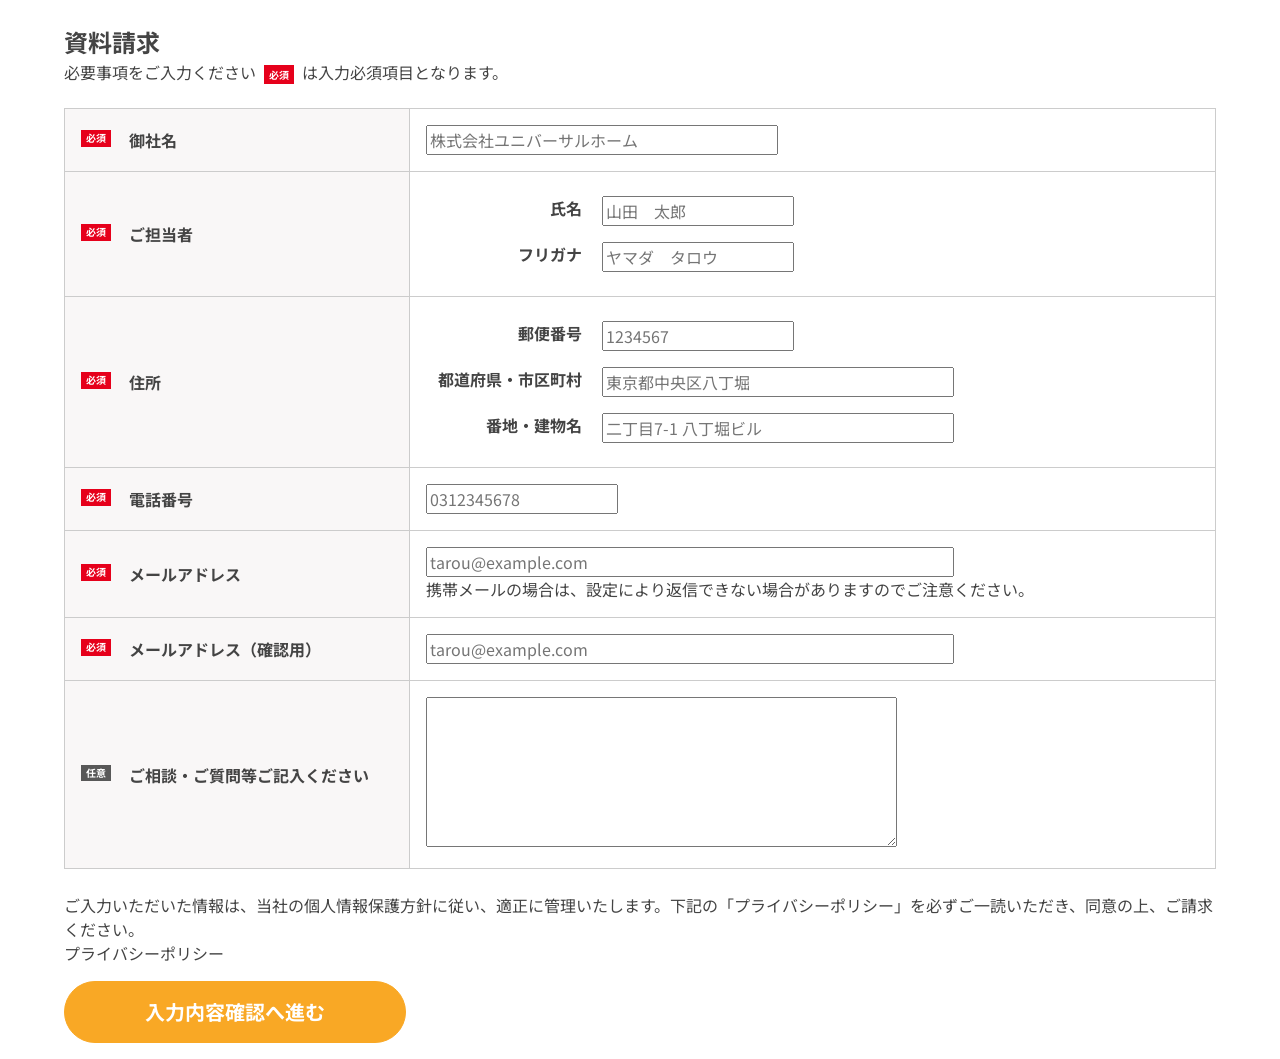
<file: form01.html>
<!doctype html>
<html lang="ja">
    <head>
        <meta charset="UTF-8">
        <meta name="viewport" content="width=device-width, initial-scale=1.0">
        <title>注文住宅FC加盟募集 | ユニバーサルホーム</title>
        <meta name="description" content="ユニバーサルホームFC加盟法人募集。商品力・ブランド力・本部支援により、地域工務店・建設会社の注文住宅事業を支援します。資料請求・個別相談はこちら。">
        <meta property="og:locale" content="ja_JP">
        <meta property="og:title" content="ユニバーサルホームFC加盟法人募集 | 注文住宅事業の成長を支援">
        <meta property="og:description" content="単独経営から、補い合う経営へ。ユニバーサルホームのFCモデルで、地域に選ばれる注文住宅事業へ。">
        <meta property="og:type" content="website">
        <!--// 以下、本番アップ時に置換必須 //-->
        <meta property="og:url" content="https://www.universalhome-fcpartner.co.jp/">
        <meta property="og:image" content="https://www.universalhome-fcpartner.co.jp/img/ogp.jpg">
        <!--// 以上 //-->
        <meta property="og:site_name" content="ユニバーサルホーム FC加盟法人募集">
        <meta name="twitter:card" content="summary_large_image">
        <link rel="icon" href="/favicon.ico" type="image/x-icon">
        <link rel="stylesheet" href="./css/reset.min.css">
        <link rel="stylesheet" href="./css/style.css">
        <link rel="stylesheet" href="./css/contact.css">
        <link rel="stylesheet" href="./css/catalog.css">
        <link rel="preconnect" href="https://fonts.googleapis.com">
        <link rel="preconnect" href="https://fonts.gstatic.com" crossorigin>
        <link href="https://fonts.googleapis.com/css2?family=Noto+Sans+JP:wght@200;400;700;900&display=swap" rel="stylesheet">
        <link href="https://fonts.googleapis.com/css2?family=Noto+Serif+JP:wght@200;400;700&display=swap" rel="stylesheet">
    </head>

    <body>
        <section class="form">
            <!--// 以下、本番アップ時に置換必須 //-->
            <form action="" method="post">
            <!--// 以上 //-->
                <div class="form__body">
                    <h2 class="form__title">資料請求</h2>
                    <p class="form__description">必要事項をご入力ください<span class="required__fields">必須</span>は入力必須項目となります。</p>
                    <div class="formTable">
                        <table class="entryFormTable">
                            <tbody>
                                <tr>
                                    <th><span class="must">御社名</span></th>
                                    <td><input type="text" class="wMiddle" name="name" placeholder="株式会社ユニバーサルホーム" required></td>
                                </tr>
                                <tr>
                                    <th><span class="must">ご担当者</span></th>
                                    <td>
                                        <dl>
                                            <dt>氏名</dt>
                                            <dd><input type="text" class="wShort" name="name" id="name" placeholder="山田　太郎" required></dd>
                                            <dt>フリガナ</dt>
                                            <dd><input type="text" class="wShort" name="rubi" id="rubi" placeholder="ヤマダ　タロウ" required></dd>
                                        </dl>
                                    </td>
                                </tr>
                                <tr>
                                    <th><span class="must">住所</span></th>
                                    <td>
                                        <dl>
                                            <dt>郵便番号</dt>
                                            <dd><input type="text" class="wShort" name="zipcode" id="zipcode" placeholder="1234567" required></dd>
                                            <dt>都道府県・市区町村</dt>
                                            <dd><input type="text" class="wMiddle" name="pref" id="pref" placeholder="東京都中央区八丁堀" required></dd>
                                            <dt>番地・建物名</dt>
                                            <dd><input type="text" class="wMiddle" name="address" id="address" placeholder="二丁目7-1 八丁堀ビル" required></dd>
                                        </dl>
                                    </td>
                                </tr>
                                <tr>
                                    <th><span class="must">電話番号</span></th>
                                    <td><input type="text" class="wShort" name="tel" id="tel" placeholder="0312345678" required></td>
                                </tr>
                                <tr>
                                    <th><span class="must">メールアドレス</span></th>
                                    <td><input type="email" class="wLong imeDis" name="mail01" id="mail01" placeholder="tarou@example.com" required><p>携帯メールの場合は、設定により返信できない場合がありますのでご注意ください。</p></td>
                                </tr>
                                <tr>
                                    <th><span class="must">メールアドレス（確認用）</span></th>
                                    <td><input type="email" class="wLong imeDis" name="mail02" id="mail02" placeholder="tarou@example.com" required></td>
                                </tr>
                                <tr>
                                    <th><span class="optional">ご相談・ご質問等ご記入ください </span></th>
                                    <td><textarea name="message" id="message" rows="6" cols="50"></textarea></td>
                                </tr>
                            </tbody>
                        </table>
                    </div>
                    <div class="privacyCheck">
                        <p>ご入力いただいた情報は、当社の個人情報保護方針に従い、適正に管理いたします。下記の「プライバシーポリシー」を必ずご一読いただき、同意の上、ご請求ください。</p>
                        <p><a href="/privacy/" target="_blank">プライバシーポリシー</a></p>
                        <input type="submit" value="入力内容確認へ進む" id="btnSubmit" class="rollalpha">
                    </div>
            </form>
        </section>
    </body>
</html>
</file>
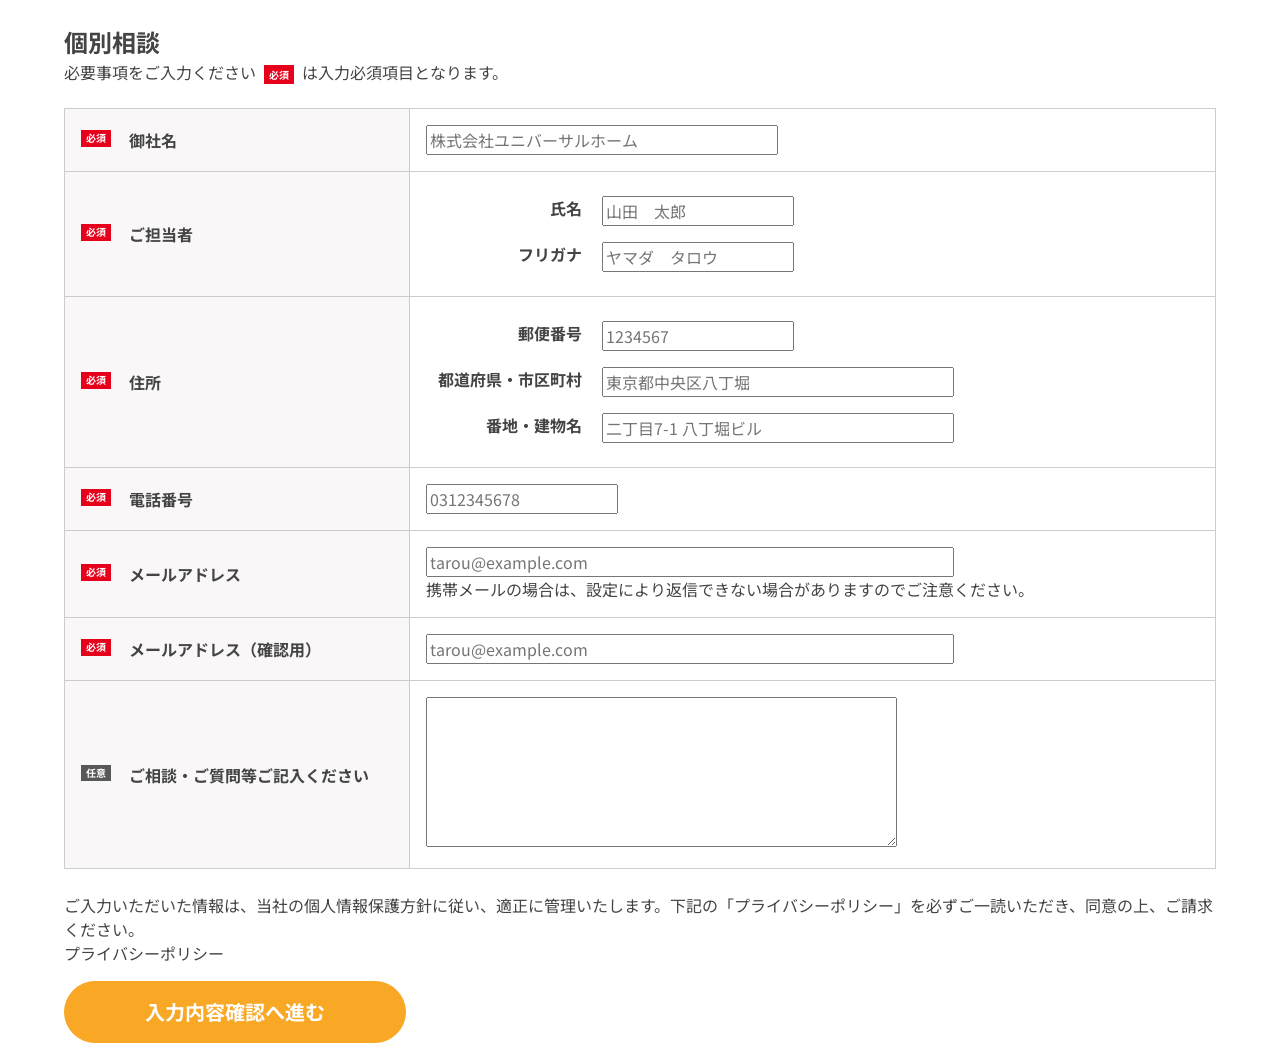
<file: form02.html>
<!doctype html>
<html lang="ja">
    <head>
        <meta charset="UTF-8">
        <meta name="viewport" content="width=device-width, initial-scale=1.0">
        <title>注文住宅FC加盟募集 | ユニバーサルホーム</title>
        <meta name="description" content="ユニバーサルホームFC加盟法人募集。商品力・ブランド力・本部支援により、地域工務店・建設会社の注文住宅事業を支援します。資料請求・個別相談はこちら。">
        <meta property="og:locale" content="ja_JP">
        <meta property="og:title" content="ユニバーサルホームFC加盟法人募集 | 注文住宅事業の成長を支援">
        <meta property="og:description" content="単独経営から、補い合う経営へ。ユニバーサルホームのFCモデルで、地域に選ばれる注文住宅事業へ。">
        <meta property="og:type" content="website">
        <!--// 以下、本番アップ時に置換必須 //-->
        <meta property="og:url" content="https://www.universalhome-fcpartner.co.jp/">
        <meta property="og:image" content="https://www.universalhome-fcpartner.co.jp/img/ogp.jpg">
        <!--// 以上 //-->
        <meta property="og:site_name" content="ユニバーサルホーム FC加盟法人募集">
        <meta name="twitter:card" content="summary_large_image">
        <link rel="icon" href="/favicon.ico" type="image/x-icon">
        <link rel="stylesheet" href="./css/reset.min.css">
        <link rel="stylesheet" href="./css/style.css">
        <link rel="stylesheet" href="./css/contact.css">
        <link rel="stylesheet" href="./css/catalog.css">
        <link rel="preconnect" href="https://fonts.googleapis.com">
        <link rel="preconnect" href="https://fonts.gstatic.com" crossorigin>
        <link href="https://fonts.googleapis.com/css2?family=Noto+Sans+JP:wght@200;400;700;900&display=swap" rel="stylesheet">
        <link href="https://fonts.googleapis.com/css2?family=Noto+Serif+JP:wght@200;400;700&display=swap" rel="stylesheet">
    </head>

    <body>
        <section class="form">
            <!--// 以下、本番アップ時に置換必須 //-->
            <form action="" method="post">
            <!--// 以上 //-->
                <div class="form__body">
                    <h2 class="form__title">個別相談</h2>
                    <p class="form__description">必要事項をご入力ください<span class="required__fields">必須</span>は入力必須項目となります。</p>
                    <div class="formTable">
                        <table class="entryFormTable">
                            <tbody>
                                <tr>
                                    <th><span class="must">御社名</span></th>
                                    <td><input type="text" class="wMiddle" name="name" placeholder="株式会社ユニバーサルホーム" required></td>
                                </tr>
                                <tr>
                                    <th><span class="must">ご担当者</span></th>
                                    <td>
                                        <dl>
                                            <dt>氏名</dt>
                                            <dd><input type="text" class="wShort" name="name" id="name" placeholder="山田　太郎" required></dd>
                                            <dt>フリガナ</dt>
                                            <dd><input type="text" class="wShort" name="rubi" id="rubi" placeholder="ヤマダ　タロウ" required></dd>
                                        </dl>
                                    </td>
                                </tr>
                                <tr>
                                    <th><span class="must">住所</span></th>
                                    <td>
                                        <dl>
                                            <dt>郵便番号</dt>
                                            <dd><input type="text" class="wShort" name="zipcode" id="zipcode" placeholder="1234567" required></dd>
                                            <dt>都道府県・市区町村</dt>
                                            <dd><input type="text" class="wMiddle" name="pref" id="pref" placeholder="東京都中央区八丁堀" required></dd>
                                            <dt>番地・建物名</dt>
                                            <dd><input type="text" class="wMiddle" name="address" id="address" placeholder="二丁目7-1 八丁堀ビル" required></dd>
                                        </dl>
                                    </td>
                                </tr>
                                <tr>
                                    <th><span class="must">電話番号</span></th>
                                    <td><input type="text" class="wShort imeDis" name="tel" id="tel" placeholder="0312345678" required></td>
                                </tr>
                                <tr>
                                    <th><span class="must">メールアドレス</span></th>
                                    <td><input type="email" class="wLong imeDis" name="mail01" id="mail01" placeholder="tarou@example.com" required><p>携帯メールの場合は、設定により返信できない場合がありますのでご注意ください。</p></td>
                                </tr>
                                <tr>
                                    <th><span class="must">メールアドレス（確認用）</span></th>
                                    <td><input type="email" class="wLong imeDis" name="mail02" id="mail02" placeholder="tarou@example.com" required></td>
                                </tr>
                                <tr>
                                    <th><span class="optional">ご相談・ご質問等ご記入ください </span></th>
                                    <td><textarea name="message" id="message" rows="6" cols="50"></textarea></td>
                                </tr>
                            </tbody>
                        </table>
                    </div>
                    <div class="privacyCheck">
                        <p>ご入力いただいた情報は、当社の個人情報保護方針に従い、適正に管理いたします。下記の「プライバシーポリシー」を必ずご一読いただき、同意の上、ご請求ください。</p>
                        <p><a href="/privacy/" target="_blank">プライバシーポリシー</a></p>
                        <input type="submit" value="入力内容確認へ進む" id="btnSubmit" class="rollalpha">
                    </div>
                </div>
            </form>
        </section>
    </body>
</html>
</file>
<file: css/style.css>
@charset "utf-8";

:root {
    /* ---------- カスタムプロパティ(カラー設定ほか) ---------- */
    --white: rgb(255 255 255 / 1.0);
    --transparent-white: rgb(255 255 255 / 0.8);
    --black: rgb(26 26 26 / 1.0);
    --gray: rgb(88 88 88 / 1.0);
    --light-gray: rgb(244 244 244 / 1.0);
    --border-gray: rgb(215 215 215 / 1.0);
    --red: rgb(172 35 47 / 1.0);
    --cta-red: rgb(193 12 23 / 1.0);
    --dark-red: rgb(97 6 12 / 1.0);
    --light-red: rgb(172 35 47 /0.1);

    --thin: 200;
    --regular: 400;
    --bold: 700;
    --exbold: 900;
}

/* ----------- 全体レイアウト設定 ---------- */
html {
    font-family: "Noto Sans JP", sans-serif;
    font-optical-sizing: auto;
    font-weight: 400;
    font-style: normal;
    font-size: 16px;

    background-color: var(--white);
    color: var(--black);
}
.break,
.s-break {
    display: block;
}
a {
    display: block;
}
strong{
    color: var(--red);
    font-weight: var(--exbold);
}
.sp {
    display: none;
}
.pc {
    display: block;
}
.m-container{
    margin: 0 auto;
}
.s-container{
    max-width: 90%;
    margin: 0 auto;
}
th{
    text-align: left;
}
.cta {
    position: relative;
    display: flex;
    align-items: center;
    justify-content: center;
    margin: 0 auto;
    padding: 1rem 1rem;
    width: 90%;
    background-image: url(../img/button_bg.png);
    background-size: contain;
    background-repeat: repeat-x;
    color: var(--white);
    font-size: clamp(1rem, 2vw, 2.25rem);
    font-weight: var(--bold);
    text-decoration: none;
    white-space: nowrap;
}

.cta::after {
    content: "";
    width: 32px;
    height: 24px;
    margin-left: 1rem;
    background-image: url('../img/right_arrow.png');
    background-size: contain;
    background-repeat: no-repeat;
    background-position: center;
}

.red_title {
    display: flex;
    width: 100%;
    color: var(--white);
    align-items: center;
    justify-content: center;
    font-size: 2rem;
/*    padding: 60px 0 50px;*/
    background-image: url('../img/title_bg.png');
    background-size: cover;
    background-repeat: no-repeat;
    background-position: center;
    background-color: var(--red);
}

.parentheses {
    position: relative;
    display: flex;
    align-items: center;
    justify-content: center;
    padding: 3rem 4rem;
    font-size: 2rem;
}

.parentheses::before,
.parentheses::after {
    /* content: ""; */
    position: absolute;
    top: 50%;
    width: 14px;
    height: 84px;
    transform: translateY(-50%);
    border-top: 4px solid var(--black);
    border-bottom: 4px solid var(--black);
}

.parentheses::before {
    left: 16px;
    border-left: 4px solid var(--black);
}

.parentheses::after {
    right: 16px;
    border-right: 4px solid var(--black);
}
body.is-modal-open {
    overflow: hidden;
}

.market__title,
.cooperation__title,
.results__title,
.closing__title {
    font-family: "Noto Serif JP", serif;
    font-weight: var(--thin);
}
.double-underline {
    padding-bottom: 0.5rem;
    display: inline;
    background-image:
        linear-gradient(
            to bottom,
            transparent calc(100% - 8px),
            var(--red) calc(100% - 8px),
            var(--red) calc(100% - 6px),
            transparent calc(100% - 6px),

            transparent calc(100% - 4px),
            var(--red) calc(100% - 4px),
            var(--red) calc(100% - 2px),
            transparent calc(100% - 2px)
        );
}
/* ----------- form ---------- */
.form__body {
    width: 90%;
    margin: 0 auto;
    padding-top: 1.5rem;
}

/* ----------- modal ---------- */
.open__modal {
    cursor: pointer;
}
.modal {
    position: fixed;
    inset: 0;
    opacity: 0;
    visibility: hidden;
    transition: opacity 0.3s ease, visibility 0.3s ease;
    z-index: 1000;
    height: 100vh;
    overflow-y: auto;
}

.modal.is-active {
    opacity: 1;
    visibility: visible;
}

.modal__overlay {
    display: flex;
    align-items: center;
    justify-content: center;
    min-height: 100vh;
    background: rgb(0 0 0 / 75%);
}

.modal__content {
    position: relative;
    width: 90%;
    margin: 0 auto;
    padding: 0 0 3rem;
    background: var(--white);
    z-index: 1;
}

/* ----------- FAQ ---------- */
.faq__question {
    position: relative;
    padding-right: 3rem;
    cursor: pointer;
}
.faq__question::after {
    content: "";
    position: absolute;
    top: 50%;
    right: 1rem;
    width: 0.875rem;
    height: 0.875rem;
    border-right: 0.25rem solid var(--black);
    border-bottom: 0.25rem solid var(--black);
    transform: translateY(-70%) rotate(45deg);
    transition: transform 0.3s ease;
}
.faq__item.is-open .faq__question::after {
    transform: translateY(-30%) rotate(-135deg);
}
.faq__answer {
    display: grid;
    grid-template-rows: 0fr;
    transition: grid-template-rows 0.3s ease, margin-bottom 0.3s ease, padding 0.3s ease;
}

.faq__answer-inner {
    overflow: hidden;
}

.faq__item.is-open .faq__answer {
    grid-template-rows: 1fr;
    margin: 1.5rem 0;
    background-color: var(--light-gray);
    border-top: 1px solid var(--border-gray);
    border-bottom: 1px solid var(--border-gray);
    padding:22px 0;
    line-height: 2;
}


/* ----------- form ---------- */
.required__fields,
.optional__fields {
    font-size:0.625rem;
    padding: 0.2rem 0.5rem;
    margin: 0 0.5rem;
    background-color: var(--red);
    color: var(--white);
}
.optional__fields{
    background-color: var(--gray);
}


/* ======================
   スマートフォン（〜767px）
   ====================== */
/* ----------- hero ---------- */
.hero {
    position: relative;
    aspect-ratio: 1920 / 1080;
    margin-bottom: 50px;
}
.hero::after {
    content: "";
    position: absolute;
    inset: 0;
    background-color: rgb(0 0 0 / 51%);
    z-index: 1;
    height: 160%;
}
.hero__video {
    position: absolute;
    inset: 0;
    width: 100%;
    height: 160%;
    object-fit: cover;
    z-index: 0;
}
.hero .m-container {
    position: absolute;
    color: var(--white);
    z-index: 2;
    left: 5%;
    bottom: -110px;
}
.hero .hero__title {
    display: none;
}
.hero .hero__subtitle {
    font-size: 0.875rem;
    margin-bottom: 0.5rem;
}
.hero .hero__description {
    font-size: 0.875rem;
}

/* ----------- inquiry ---------- */  
.inquiry__list {
    margin-bottom: 50px;
}
.inquiry__item {
    margin-bottom: 18px;
}

/* ----------- market ---------- */
.market {
    background-image: url('../img/market01_sp.jpg');
    background-repeat: no-repeat;
    background-size: cover;
    background-position: right 10% center;
}
.market .m-container {
    padding: 108px 5% 32px;
}
.market .market__title {
    font-size: 1.25rem;
    margin-bottom: 30px;
}
.market .market__description {
    font-size: 0.8rem;
}

/* ----------- challenges ---------- */
.challenges {
    background-image: url('../img/challenges_bg.jpg');
    background-size: cover;
    background-position: center;
    padding-bottom: 48px;
    padding-top: 3rem;
}
.challenges__title {
    font-size: 0;
    background-image: url('../img/challenges_title.png');
    background-repeat: no-repeat;
    background-size: contain;
    aspect-ratio: 837 / 88;
    max-width: 837px;
    max-height: 88px;
    width: 90%;
    margin: 0 auto 1rem;
}
.challenges__list {
    width: 90%;
    margin: 0 auto;
}
.challenges__item {
    width: 100%;
    padding: 1rem 0;
    background: var(--white);
    border-bottom: 6px solid var(--red);
    text-align: center;
}
.challenges__item {
    width: min(280px, 100%);
    margin-bottom: 36px;
    font-weight: var(--bold);
    font-size: 0.875rem;
}
.challenges__item:nth-child(odd) {
    margin-right: auto;
}
.challenges__item:nth-child(even) {
    margin-left: auto;
}
.challenges__emphasis{
    color: var(--red);
    font-size:1rem;
}
.challenges__subtitle {
    font-size: 0.875rem;
    font-weight: var(--bold);
    text-decoration: underline dashed var(--red) 5px;
    text-underline-offset: 0.25em;
    line-height: 2;
    width: fit-content;
    text-align: center;
    margin: 0 auto;
}

/* ----------- limitations ---------- */
.limitations {
    background-color: var(--light-gray);
}
.limitations__title {
    font-size: 0;
    background-image: url('../img/limitations_title.png');
    background-repeat: no-repeat;
    background-size: cover;
    aspect-ratio: 750 / 216;
    width: 100%;
    margin: 0 auto;
    max-height: 140px;
}
.limitations .m-container {
    padding: 2.5rem 0;
}
.limitations .s-container {
    background-color: var(--white);
    box-shadow: 0px 3px 16px rgba(0, 0, 0, 0.16);
    padding: 40px;
}
.limitations__list {
    display: grid;
    grid-template-columns: repeat(2, 1fr);
    gap: 1rem;
}
.limitations__item {
    position: relative;
    display: flex;
    aspect-ratio: 1;
    font-size: 0;
    background-repeat: no-repeat;
    background-size: contain;
}
.limitations__item.one {
    background-image: url('../img/limitations_icon01.jpg');
}
.limitations__item.two {
    background-image: url('../img/limitations_icon02.jpg');
}
.limitations__item.three {
    background-image: url('../img/limitations_icon03.jpg');
}
.limitations__item.four {
    background-image: url('../img/limitations_icon04.jpg');
}
.limitations__arrow {
    display: block;
    aspect-ratio: 138 / 133;
    width: 108px;
    margin: 40px auto 50px;
    font-size: 0;
    background-image: url('../img/bottom_arrow.png');
    background-size: contain;
    background-repeat: no-repeat;
}
.limitations__description{
    display: block;
    width: 90%;
    margin: 0 auto;
    background-color: var(--white);
    border: 4px solid var(--red);
    font-size: 0.875rem;
    text-align: center;
    padding: 0.5rem;
}

/* ----------- comparison ---------- */
.comparison {
    font-size: 0.875rem;
}
.comparison__title {
    font-size: 0;
    background-image: url('../img/comparison_title.png');
    background-repeat: no-repeat;
    background-size: contain;
    aspect-ratio: 602 / 106;
    max-width: 602px;
    max-height: 106px;
    width: 90%;
    margin: 2rem auto;
}
.comparison__image {
    width: 90%;
    margin: 0 auto;
}
.comparison__group-title {
    display: block;
    margin: 1rem auto 1.5rem;
    text-align: center;
    width: 90%;
    border-bottom: 2px solid var(--black);
}
.comparison .s-container{
    height: 100%;
    margin-bottom: 60px;
    padding: 1rem 0;
    box-shadow: 0px 3px 16px rgba(0, 0, 0, 0.16);
}
.comparison__box h4{
    display: block;
    width: 90%;
    text-align: center;
    font-weight: var(--exbold);
    color: var(--white);
    border-radius: 10px 10px 0 0;
    margin: 0 auto;
    padding: 0.875rem;
}
.comparison__box--strength h4{
    background-color: var(--red);
}
.comparison__box--weakness h4{
    background-color: var(--gray);
}
.comparison__list{
    display: block;
    width: 90%;
    padding: 1rem;
    margin: 0 auto 44px;
    box-shadow: 0px 3px 16px rgba(0, 0, 0, 0.16);
}
.comparison__conclusion {
    font-size: 2rem;
}
.comparison__conclusion {
    display: block;
    margin: 50px auto;
    text-align: center;
    font-size: 1rem;
    width: 90%;
}

/* ----------- cooperation ---------- */
.cooperation {
    width: 100%;
    padding: 64px 0;
    aspect-ratio: 750 / 792;
    background-image: url('../img/cooperation01.jpg');
    background-size: cover;
    background-repeat: no-repeat;
    background-position: center;
}
.cooperation .m-container {
    width: 90%;
    aspect-ratio: 675 / 583;
    background-color: rgba(255, 255, 255, 0.94);
    margin: 0 auto;
    padding: 32px;
}
.cooperation .cooperation__title {
    width: 100%;
    display: block;
    border-top: 2px solid var(--black);
    border-bottom: 2px solid var(--black);
    font-size: 1rem;
    padding: 24px 0;
    margin: 0 auto 20px;
    text-align: center;
}
.cooperation .cooperation__description {
    font-size: 0.875rem;
    display: block;
    margin: 0 auto;
    text-align: left;
    line-height: 2rem;
}

/* ----------- orders ---------- */
.orders__title {
    font-size: 0;
    background-image: url('../img/orders_title.png');
    background-repeat: no-repeat;
    background-size: contain;
    aspect-ratio: 750 / 140;
    width: 100%;
    margin: 0 auto 1rem;
    max-height: 140px;
}
.orders .m-container {
    width: 90%;
    margin: 0 auto;
}
.orders .s-container {
    max-width: 100%;
    width: 100%;
}
.orders .orders__image {
    width: 100%;
    margin: 0 auto 30px;
}
.orders .orders__description {
    font-size: 0.875rem;
    margin: 0 auto 48px;
}
.orders .orders__block {
    width: 100%;
    margin: 0 auto 50px;
    box-shadow: 0px 3px 16px rgba(0, 0, 0, 0.16);
    padding: 40px 0;
}
.orders .orders__block .orders__block-title {
    display: block;
    margin: 0 auto 2.5rem;
    text-align: center;
    color: var(--red);
    font-weight: var(--bold);
    font-size: 1.25rem;
}
.orders .orders__block--confidence {
    background: url('../img/triangle.png') left top / 25% no-repeat, url('../img/confidence.png') right bottom / 35% no-repeat;
}
.orders .orders__block--product-appeal {
    background: url('../img/triangle.png') left top / 25% no-repeat, url('../img/product-apeal.png') right bottom / 35% no-repeat;
}
.orders .orders__block--co-creation {
    background: url('../img/triangle.png') left top / 25% no-repeat, url('../img/co-coreation.png') right bottom / 35% no-repeat;
}
.orders .orders__block .orders__block-description {
    font-size: 0.875rem;
    margin: 0 auto 30px;
    width: 90%;
}
.orders .orders__block .orders__list {
    margin: 0 auto 30px;
    width: 90%;
}
.orders .orders__block .orders__item{
    position: relative;
    padding-left: 1.5rem;
    font-size: 0.875rem;
}
.orders .orders__block .orders__item::before {
    position: absolute;
    content: "";
    width: 1rem;
    height: 1.5rem;
    left: 0;
    background-image: url('../img/checkmark.png');
    background-size: contain;
    background-repeat: no-repeat;
    background-position: center;
}


/* ----------- results ---------- */
.results {
    background-image: url('../img/results01.jpg');
    background-size: cover;
    background-repeat: no-repeat;
    aspect-ratio: 750 / 646;
    color: var(--white);
    padding: 48px 5%;
    margin-bottom: 36px;
}
.results .m-container {
    display: block;
    justify-content: space-between;
    gap: 36px;
    position: relative;
}
.results .results__title {
    font-size: 1.1rem;
    margin-bottom: 1rem;
}
.results .results__text {
    flex: 1;
}
.results .results__description {
    font-size: 0.875rem;
    line-height: 2;
}
.results .results__photo {
    display: flex;
    width: 100%;
    position: relative;
    margin-top: 1rem;
}

/* ----------- management ---------- */
.management__title {
    font-size: 0;
    background-image: url('../img/management_title.png');
    background-repeat: no-repeat;
    background-size: contain;
    aspect-ratio: 511 / 88;
    max-width: 511px;
    max-height: 88px;
    width: 90%;
    margin: 0 auto 1rem;
}
.management__features {
    font-size: 0;
    aspect-ratio: 624 / 482;
    background-image: url('../img/management.png');
    background-repeat: no-repeat;
    background-size: contain;
    width: 90%;
    margin: 25px auto 80px;
}

/* ----------- performance ---------- */
.performance {
    background-color: var(--light-gray);
    padding-bottom: 2rem;
}
.performance__title {
    font-size: 0;
    background-image: url('../img/performance_title.png');
    background-repeat: no-repeat;
    background-size: cover;
    aspect-ratio: 750 / 140;
    width: 100%;
    margin: 0 auto 1rem;
    max-height: 140px;
}
.performance .performance__subtitle {
    font-size: 0;
    background-image: url('../img/performance_subtitle.png');
    background-repeat: no-repeat;
    background-size: contain;
    aspect-ratio: 446 / 103;
    max-width: 446px;
    margin: 0 auto 2rem;
}
.performance .performance__card {
    width: 100%;
    margin: 0 auto 4.5rem;
    padding: 25px 0 35px;
    font-size: 0;
    background-size: contain;
    background-repeat: no-repeat;
}
.performance .performance__card--achievement {
    aspect-ratio: 552 /267;
    background-image: url('../img/performance_achievement.png');
}
.performance .performance__card--founding {
    aspect-ratio: 552 / 295;
    background-image: url('../img/performance_founding.png');
}
.performance .performance__card--satisfaction {
    aspect-ratio: 552 / 267;
    background-image: url('../img/performance_satisfaction.png');
}

.performance .performance__footnote {
    text-align: center;
    padding: 0 1rem;
}

/* ----------- award ---------- */
.award .m-container {
    width: 90%;
    border-top: 9px solid var(--red);
    margin: 50px auto;
    padding: 0 0 28px;
    box-shadow: 0px 3px 16px rgba(0, 0, 0, 0.16);
}
.award .award__card-title {
    font-size: 1.25rem;
    font-weight: var(--bold);
    margin: 1.25rem auto 0.5rem;
    text-align: center;
}
.award .award__list {
    width: 81%;
    display: flex;
    margin: 0 auto;
    gap: 1.5rem;
}
.award .award__item {
    font-size: 0;
    aspect-ratio: 372 / 184;
    background-repeat: no-repeat;
    background-size: contain;
    position: relative;
}
.award__item:not(:last-child)::after {
    content: "";

    position: absolute;
    top: 10%;
    right: -16px;

    width: 1px;
    height: 80%;

    background-color: var(--border-gray);
}

.award .award__result-gooddesign {
    width: 33%;
    background-image: url('../img/good-design.png');
}
.award .award__result-kidsdesign {
    width: 34%;
    background-image: url('../img/kids-design.png');
}
.award .award__result-japan {
    width: 33%;
    background-image: url('../img/jra.png');
}
/* ----------- group ---------- */
.group {
    margin-bottom: 5rem;
}
.group .group__title {
    font-size: 0;
    background-image: url('../img/group_title.png');
    background-repeat: no-repeat;
    background-size: contain;
    aspect-ratio: 595 / 88;
    max-width: 595px;
    max-height: 88px;
    width: 90%;
    margin: 5rem auto 3.75rem;
}

p.group__description {
    font: normal normal bold 20px / 36px Hiragino Sans;
}

.group .m-container{
    position: relative;
    width: 90%;
    margin: 0 auto;
    text-align: center;
    font-size: 1.25rem;
}
.group .s-container{
    font-size: 0;
    background-image: url('../img/group_text.png');
    background-size: contain;
    background-repeat: no-repeat;
    aspect-ratio: 710 / 195;
    width: 100%;
}
.group .group__logo {
    display: block;
    font-size: 0;
    background-image: url('../img/iidasangyo_logo.png');
    background-size: contain;
    background-repeat: no-repeat;
    aspect-ratio: 410 / 120;
    width: 50%;
    margin: 0 auto;
    max-width: 410px;
    max-height: 120px;
}
/* ----------- voice ---------- */
.voice {
    margin-bottom: 5rem;
}
.voice .voice__title {
    font-size: 0;
    background-image: url('../img/voice_title.png');
    background-repeat: no-repeat;
    background-size: cover;
    aspect-ratio: 750 / 139;
    width: 100%;
    margin: 3.75rem auto 2.5rem;
    max-height: 139px;
}
.voice .voice__card {
    width: 90%;
    margin: 0 auto 40px;
    padding-block: 60px;
    padding-inline: 2rem;
    background-color: var(--light-gray);
    display: grid;
    grid-template-columns: 146px 1fr auto;
    align-items: center;
    gap: 2rem;
    cursor: pointer;
}

.voice__card-image {
    width: 146px;
    aspect-ratio: 1;
    border-radius: 50%;
    object-fit: cover;
}

.voice__card-heading {
    margin-bottom: 1.5rem;

    font-size: 1.25rem;
    font-weight: var(--bold);
    line-height: 1.6;
}

.voice__card-heading strong {
    color: var(--red);
}

.voice__card-title {
    font-size: 1rem;
    font-weight: var(--bold);
    margin-bottom: 1rem;
}

.voice__card-description {
    position: relative;
    padding-right: 45px;
    font-size: 1rem;
    font-weight: var(--bold);
    white-space: nowrap;
    text-align: right;
}

.voice__card-description::after {
    content: "";
    position: absolute;
    top: 50%;
    right: 0;
    width: 40px;
    aspect-ratio: 1;
    background-image: url("../img/plus.png");
    background-size: contain;
    background-repeat: no-repeat;
    transform: translateY(-50%);
}
.voice .voice__card {
    display: block;
}
.voice .voice___card-image {
    border-radius: 50%;
    width: 145px;
    height: 145px;
    object-fit: cover;
    margin: 0 auto;
}

/* ----------- modal ---------- */
.modal .modal__header {
    display: flex;
    background-color: var(--red);
    color: var(--white);
    align-items: center;
    justify-content: center;
    margin-bottom: 3rem;
}
.modal .modal__body {
    margin-top: 30px;
}
.modal .modal__close {
    position: fixed;
    top: 0;
    right: 5%;
    cursor: pointer;
    z-index: 100;
}
.modal .modal__header-body {
    padding-left: 1rem;
    padding-bottom: 1rem;
}
.modal .modal__title {
    font-size: 1.25rem;
    padding-top: 1rem;
}
.modal .modal__subtitle {
    font-size: 1.25rem;
}
.modal .modal__title-emphasis {
    color: var(--white) !important;
}
.modal .modal__info {
    width: 90%;
    margin: 0 auto 1rem;
}
.modal__company,
.modal__shop {
    border: 1px solid var(--gray);
    padding: 0.875rem;
    margin-bottom: 1rem;
}

.modal__company-list,
.modal__shop-list {
    display: grid;
    grid-template-columns: 96px 1fr;
    gap: 1rem;
    align-items: center;

    margin: 0;
}

.modal__company-term,
.modal__shop-term {
    display: flex;
    align-items: center;
    justify-content: center;
    padding: 0.8rem 1rem;
    background-color: var(--red);
    color: var(--white);
    font-size: 0.875rem;
    font-weight: var(--bold);
    text-align: center;
}

.modal__company-term {
    background-color: var(--gray);
}

.modal__company-description,
.modal__shop-description {
    margin: 0;
    line-height: 1.8;
    font-size: 0.875rem;
}
.modal__text {
    width: 90%;
    margin:0 auto;
}
.modal__question {
    position: relative;
    padding: 2rem 0 0 2rem;
    font-size: 1.75rem;
    font-weight: var(--bold);
    line-height: 1.6;
    margin-bottom: 2rem;
}
.modal__question::before {
    content: "“";
    position: absolute;
    top: 0.2rem;
    left: 1rem;
    z-index: 0;
    color: hsl(0 0% 85%);
    font-size: 7rem;
    line-height: 1;
    font-family: serif;
    z-index: -1;
}
.modal__question strong,
.modal__question {
    position: relative;
    z-index: 1;
}
.modal__answer {
    margin-bottom: 2rem;
}
.modal .modal__header {
    display: block;
}
.modal .modal__facephoto {
    margin: 0 auto;
}
.modal__photo-image {
    margin: 0 auto;
}
/* ----------- products ---------- */
.products {
    width: 100%;
    background-color: var(--light-gray);
    padding: 4rem 0;
    position: relative;
}
.products__title{
    font-size: 40px;
    line-height: 135px;
    text-align: center;
    background-image: url('../img/products_title.png');
    background-size: contain;
    background-repeat: no-repeat;
    aspect-ratio: 710 / 195;
    width: 100%;
}
.products__list {
    width: 90%;
    margin: 0 auto 0;
    padding: 60px 0;
    border-top: 4px solid var(--red);
    background-color: var(--white);
}
.products__item {
    margin: 0 1rem 50px;
}
.products__item-title {
    font-size: 1rem;
    font-weight: var(--exbold);
    display: flex;
    align-items: center;
    justify-items: center;
}
.products__item-number {
    margin:0 2rem 18px 0;
    width: 2rem;
}
.products__content {
    width: 80%;
    margin: 0 auto;
}
.products__feature-list {
    list-style-type: disc;
    list-style-position: inside;
}
.products__feature-item {
    font-size: 0.875rem;
    margin-bottom: 0.875rem;
}

/* ----------- support ---------- */
.support {
    margin-bottom: 3rem;
}
.support__title {
    font-size: 0;
    background-image: url('../img/support_title.png');
    background-repeat: no-repeat;
    background-size: contain;
    aspect-ratio: 512 / 88;
    max-width: 512px;
    max-height: 88px;
    width: 90%;
    margin: 3.75rem auto 2rem;
}

.support__subtitle {
    font-size: 0;
    background-image: url('../img/support_subtitle.png');
    background-repeat: no-repeat;
    background-size: contain;
    aspect-ratio: 596 / 138;
    max-width: 596px;
    max-height: 138px;
    margin: 0 auto 2rem;
    width: 90%;
}
.support__card {
    width: 90%;
    margin: 0 auto 30px;
    padding: 0 0 20px;
    background-color: var(--light-gray);
    text-align: center;
}
.support__card-number {
    width: 100%;
    font-size: 1.25rem;
    border-radius: 0.5rem 0.5rem 0 0;
    color: var(--white);
    background-color: var(--red);
    padding: 0.5rem 0;
}
.support__card-image {
    width: 100%;
    margin-bottom: 2rem;
}
.support__card-title {
    font-size: 1rem;
    font-weight: var(--bold);
    margin-bottom: 1rem;
}
.support__list{
    font-size: 0.875rem;
    text-align: left;
    padding: 0 1rem;
    list-style: inside;
}
.support__card-description,
.support__item {
    font-size: 0.875rem;
    /* font-weight: var(--bold); */
}
/* ----------- introduction ---------- */
.introduction__title {
    font-size: 0;
    background-image: url('../img/introduction_title.png');
    background-repeat: no-repeat;
    background-size: contain;
    aspect-ratio: 750 / 140;
    width: 100%;
    margin: 3.75rem auto 0;
    max-height: 140px;
}

.introduction__subtitle {
    font-size: 0;
    background-image: url('../img/introduction_subtitle.png');
    background-repeat: no-repeat;
    background-size: contain;
    background-position: center;
    aspect-ratio: 272 / 88;
    max-width: 512px;
    max-height: 88px;
    width: 90%;
    margin: 0 auto 2.5rem;
}

.introduction .m-container {
    background-color: var(--light-gray);
    padding: 5rem 0 3rem;
}
.introduction .introduction__list {
    font-size: 0;
    width: 150px;
    height: auto;
    aspect-ratio: 223 / 877;
    margin: 2rem auto 0;
    background-image: url('../img/introduction_sp.png');
    background-repeat: no-repeat;
    background-size: contain;
}

/* ----------- faq ---------- */
.faq .m-container {
    width: 90%;
    margin: 0 auto 80px;
}
.faq .faq__title {
    font-size: 0;
    background-image: url('../img/faq_title.png');
    background-repeat: no-repeat;
    background-size: contain;
    background-position: center;
    aspect-ratio: 302 / 88;
    max-width: 512px;
    max-height: 88px;
    width: 90%;
    margin: 2.5rem auto 2rem;
}
.faq .faq__question {
    height: 2rem;
    background-image: url('../img/question.png');
    background-repeat: no-repeat;
    background-size: 2rem 2rem;
    background-position: 0.5rem;
    padding-left: 3rem; 
    margin-bottom: 1rem;
}
.faq .faq__answer-inner {
    background-image: url('../img/answer.png');
    background-repeat: no-repeat;
    background-size: 2rem 2rem;
    background-position: 0.5rem 0;
    padding-left: 3rem;
    margin-bottom: 0;
}
/* ----------- closing ---------- */
.closing {
    background-image: url('../img/footer.jpg');
    background-size: cover;
    background-repeat: no-repeat;
    background-position: center;
    color: var(--white);
    padding-block: 50px;
    padding-inline: clamp(24px, 8vw, 120px);
}
.closing .closing__title {
    width: fit-content;
    display: block;
    margin: 0 auto;
    line-height: 4rem;
    border-top: 2px solid var(--white);
    border-bottom: 2px solid var(--white);
    font-size: 1rem;    
}
.closing .closing__description {
    font-size: 1rem;
    margin: 1.5rem auto;
    width: fit-content;
    text-align: center;
}
.closing .closing__list {
    display: block;
    width: 100%;
    margin: 0 auto;
}
.closing .closing__item {
    margin-bottom: 1rem;
    flex: 1;
}
/* ----------- footer ---------- */
.footer {
    background-color: var(--light-gray);
    padding: 48px 0 72px;
    color: var(--gray);
}
.footer .footer__logo {
    font-size: 0;
    background-image: url('../img/ig_universalhome_logo.png');
    background-repeat: no-repeat;
    background-size: contain;
    width: 80%;
    max-width: 549px;
    max-height: 94px;
    aspect-ratio: 375 / 64;
    margin: 0 auto 32px;
}
.footer .footer__logo a {
    width: 100%;
    height: 100%;
}
.footer .footer__title {
    font-size: 0.875rem;
    font-weight: var(--bold);
    margin-bottom: 40px;
    text-align: center;
}
.footer .footer__list {
    width: fit-content;
    display: flex;
    gap: 2rem;
    margin: 0 auto;
}
.footer .footer__item {
    align-content: center;
}
.footer .instagram {
    width: 2rem;
    height: 2rem;
    font-size: 0;
    background-image: url('../img/icon_instagram.png');
    background-repeat: no-repeat;
    background-size: contain;
}
.footer .instagram a{
    width: 100%;
    height: 100%;
}
/* ----------- float__inquiry ---------- */
.float__header{
    background-color: var(--transparent-white);
    position: fixed;
    left: 0;
    top: 0;
    width: 100%;
    padding: 1rem 0;
    z-index: 999;
    transition: opacity 0.3s ease;
}

.float__header > .m-container {
    margin-left: .5rem;
}

.float__header h2 {
    font-size: 0;
    background-image: url('../img/ig_universalhome_logo.png');
    background-repeat: no-repeat;
    background-size: contain;
    background-position: center;
    width: 35%;
    height: auto;
    aspect-ratio: 549 / 94;
    margin-left: 0;
    display: block;
}
.float__header h2 a {
    width: 100%;
    height: 100%;
}

/* ----------- float__inquiry ---------- */
.float__inquiry {
    background-color: var(--transparent-white);
    position: fixed;
    left: 0;
    bottom: 0;
    width: 100%;
    padding: 2rem 0;
    z-index: 999;
    transition: opacity 0.3s ease;
    display: flex;
}
.float__inquiry .m-container {
    justify-content: space-between;
    align-items: center;
    width: 90%;
    margin: 0 auto;
}
.float__inquiry.is-hidden {
    opacity: 0;
    pointer-events: none;
}
.float__inquiry__list {
    display: flex;
    width: fit-content;
    gap: 2rem;
    width: 100%;
}
.float__inquiry__item {
    width: 100%;
}
.float__inquiry__list .cta {
    width: 100%;
    padding: 0.875rem;
    font-size: clamp(1rem, 1.75vw, 2rem);
}

@media (max-width: 767px) {
    .sp {
        display: block;
    }

    .pc {
        display: none;
    }

    .float__header h2 {
        width: 180px;
    }

    .hero .hero__subtitle {
        font-size: 1.1rem;
    }

    .market {
        background-size: auto;
        background-position: bottom;
    }

    .market .m-container {
        padding: 130px 3% 40px;
    }

    .market .market__title {
        margin-bottom: 15px;
    }

    .limitations .s-container {
        padding: 1rem;
    }

    h2.limitations__title.red_title {
        max-height: 70px;
    }

    .challenges__subtitle {
        font-size: 1.2rem;
    }

    .performance .performance__subtitle {
        max-width: 280px;
        margin: 2rem auto;
    }

    .performance .performance__card {
        margin: 0 auto 2rem;
    }

    .award .award__list {
        width: 100%;
        flex-direction: column;
    }

    .award .award__result-gooddesign, .award .award__result-kidsdesign, .award__item.award__result-japan {
        width: 100%;
        max-width: 250px;
        margin: 0 auto;
    }

    .award__item::after {
        display: none;
    }

    .group .m-container {
        width: 100%;
    }

    p.group__description {
        font-size: 1rem;
        line-height: 1.5;
        padding-top: 0;
    }

    .voice .voice__card {
        padding-block: 30px;
        padding-inline: 0;
    }

    .voice__card-title {
        font-size: 1.4rem;
        text-align: center;
        margin: 2rem 0;
    }

    .s-container {
        margin: 2rem auto;
    }

    .group .group__title {
        margin: 4rem auto 0;
    }

    .group .s-container {
        background-position: center;
    }

    .group .group__logo {
        margin: 3rem auto 0;
    }

    h2.products__title {
        max-width: 350px;
        margin: 0 auto;
        font-size: 1.1rem;
        line-height: 40px;
    }

    .products__item-number {
        margin: 0 1rem 18px 0;
    }

    .products__content {
        width: 100%;
    }

    .products__item-title {
        font-size: 1.3rem;
    }

    .products__feature-item {
        font-size: 1rem;
    }

    img.products__feature-image {
        padding: 1rem;
    }

    .products__item {
        margin: 0 1rem 0;
    }

    .support__card-title {
        font-size: 1.2rem;
    }

    .support__item {
        font-size: 1rem;
    }

    .introduction__subtitle, .faq .faq__title {
        max-height: 60px;
    }

    p.faq__answer-inner {
        padding-right: 1rem;
    }

    .footer {
        padding: 2rem 3rem;
    }

    .parentheses::before, .parentheses::after {
        height: 50px;
    }

    .parentheses {
        padding: 1rem 2rem;
    }

    .modal__company-list, .modal__shop-list {
        display: flex;
        flex-direction: column;
    }

    .modal__company-term, .modal__shop-term {
        width: 100%;
    }

    .modal__company-description, .modal__shop-description {
        font-size: 1rem;
    }

    .modal__question {
        font-size: 1.2rem;
    }
}


/* ======================
   PC（768px〜）
   ====================== */
@media (min-width: 500px) {
    .closing .closing__title {
        font-size: 2rem;    
    }
    .closing .closing__description {
        font-size: 1.25rem;
    }
}
/* ======================
   PC（768px〜）
   ====================== */
@media (min-width: 768px) {
    .m-container {
        max-width: 1440px;
    }
    /* ----------- hero ---------- */
    .hero {
        aspect-ratio: 1440 /850;
        height: 100%;
        margin-bottom: 0;
    }

    .hero::after, .hero__video {
        height: 100%;
    }

    .hero .m-container {
        position: absolute;
        color: var(--white);
        z-index: 2;
        left: 100px;
        bottom: 102px;
    }

    .hero .hero__subtitle {
        font-size: 40px;
        margin-bottom: 68px;
    }
    .hero .hero__description {
        font-size: 21px;
    }

    /* ----------- market ---------- */
    .market {
        background-position: left center;
        
    }

    .market .m-container {
        padding: 123px 220px 159px;
    }

    .market .market__title {
        font-size: 36px;
    }

    .market .market__description {
        font: normal normal normal 16px/36px Hiragino Sans;
    }

    /* ----------- challenges ---------- */
    .challenges .challenges__list {
        display: grid;
        grid-template-columns: repeat(2, 1fr);
        gap: 2rem;
        width: fit-content;
        margin: 50px auto 2.5rem;
    }
    .challenges .challenges__item {
        margin: 0 auto;
        font-size: 21px;
    }

    strong.challenges__emphasis {
        font-size: 27px;
    }

    li.challenges__item {
        width: 450px;
        padding: 26px 7px;
    }

    h3.challenges__subtitle {
        font-size: 32px;
        text-underline-offset: 14.5px;
    }

    /* ----------- limitations ---------- */
    .limitations__title {
        background-size: unset;
    }

    .limitations .m-container {
        padding: 5rem 0;
    }

    .limitations .s-container {
        padding: 51px 112px;
    }

    .limitations .limitations__list {
        grid-template-columns: repeat(4, 1fr);
    }
    .limitations .limitations__description{
        max-width: 918px;
        margin: 0 auto;
        font-size: 2rem;
        font-weight: bold;
        text-align: center;
        background-color: var(--white);
        border:0.25rem solid var(--red);
        padding: 1.5rem;
    }

    /* ----------- cooperation ---------- */
    .comparison__title {
        margin: 80px auto;
    }

    h3.comparison__group-title {
        font-size: 27px;
    }

    h4.comparison__box-title, li.comparison__item {
        font-size: 16px;
    }

    h2.comparison__conclusion {
        font-size: 32px;
        width: 100%;
        margin-bottom: 170px;
    }

    .cooperation {
        padding: 105px 220px;
    }

    .cooperation .cooperation__title {
        font-size: 32px;
    }

    .cooperation .cooperation__description {
        font-size: 20px;
        text-align: left;
        line-height: 36px;
    }

    .comparison__title br {
       display: none;
    }
    .comparison__row {
        display: grid;
        grid-template-columns: 1fr 1fr;
        align-items: stretch;
        width: 100%;
        margin-bottom: 50px;
    }
    .comparison .m-container {
        width: 90%;
    }
    .comparison .s-container {
        width: 100%;
        max-width: 100%;
    }
    .comparison__row--builder .comparison__group {
        order: 1;
    }

    .comparison__row--builder .comparison__image {
        order: 2;
    }
    .comparison__image {
        width: 100%;
        margin: 0 auto;
        aspect-ratio: 620 / 451;
        object-fit: cover;
    }
    .comparison .s-container {
        padding: 6px 0 0;
    }
    .comparison__conclusion br {
        display: none;
    }
    /* ----------- cooperation ---------- */
    .cooperation {
        aspect-ratio: auto;
    }
    .cooperation .m-container {
        aspect-ratio: auto;
    }
    /* ----------- orders ---------- */
    .orders .orders__wrapper {
        margin-top: 80px;
        display: flex;
        align-items: center;
        justify-content: space-between;
        gap: 2rem;
    }
    .orders .orders__image {
        width: 100%;
        margin: 0 auto 80px;
    }
    .orders .s-container {
        display: grid;
        grid-template-columns: repeat(3, 1fr);
        gap: 5rem;
        max-width: 100%;
    }
    .orders__block-description,
    .orders__list {
        width: 80% !important;
    }
    
    .orders .orders__description {
        font-size: 24px;
        margin-bottom: 64px;
    }
    .orders__block {
        height: 518px;
    }
    .orders__block--confidence {
        margin-top: 0 !important;
    }
    .orders__block--product-appeal {
        margin-top: 48px !important;
    }
    .orders__block--co-creation {
        margin-top: 96px !important;
    }

    .orders .orders__block .orders__block-title {
        font-size: 30px;
    }

    .orders .orders__block {
        padding: 94px 0;
        margin: 0 auto 75px;
    }

    .orders .orders__block .orders__block-description {
        font-size: 18px;
        font-weight: bold;
    }

    .orders .orders__block .orders__item {
        font-size: 16px;
        line-height: 28px;
    }

    .orders .orders__block .orders__item::before {
        margin-top: 4px;
    }
    /* ----------- voice ---------- */
    .voice .voice__card {
        display: flex;
        max-width: 1000px;
    }
    /* ----------- results ---------- */
    .results {
        aspect-ratio: auto;
        margin-bottom: 9rem;
        padding: 85px 0 67px 220px;
    }

    .results .results__title {
        font-size: 32px;
        margin-bottom: 57px;
    }
    .results .results__photo {
        display: flex;
        transform: translateY(150px);
    }

    .results .m-container {
        display: flex;
    }

    .results .results__text {
        flex: none;
        width: 520px;
    }

    .results .results__description {
        font-size: 16px;
        line-height: 30px;
    }
    
    /* ----------- management ---------- */
    .management__features {
        margin-bottom: 6.25rem;
        width: 720px;
    }

    /* ----------- performance ---------- */
    .performance__title {
        background-size: auto;
    }
    .performance .performance__subtitle {
        margin-top: 4rem;
    }
    .performance .performance__card {
        width: 100%;
        margin-bottom: 0;
    }
    .performance .s-container {
        display: grid;
        grid-template-columns: repeat(2, 1fr);
        gap: 3rem;
        width: 100%;
    }
    .performance .performance__card--achievement {
        aspect-ratio: auto;
    }
    .performance__card:nth-child(3) {
        grid-column: 1 / -1;
        justify-self: center;
        width: 50%;
    }
    .performance .performance__footnote {
        font-size: 18px;
        font-weight: bold;
        margin-top: 32px;
    }

    .red_title, .voice .voice__title {
        background-size: auto;
    }
    /* ----------- products ---------- */
    .products {
        padding: 4rem 220px;
    }
    
    .products__list {
        width: 100%;
    }
    .products__content {
        width: fit-content;
        margin: 0 auto;
    }
    .products__content {
        display: flex;
        align-items: center;
        justify-content: space-between;
        gap: 48px;
    }
    .products__item-number {
        margin:0 2rem 18px 0;
        width: 121px;
    }
    .products__item:nth-child(even) .products__content {
        flex-direction: row-reverse;
    }

    h3.products__item-title {
        font-size: 32px;
    }

    .products__feature-item {
        font-size: 20px;
    }

    .voice__card-heading {
        font-size: 30px;
    }

    .voice__card-title {
        font-size: 20px;
    }

    .voice__card > .s-container {
        width: 100%;
        padding-left: 32px;
    }

    .products__title {
        max-width: 1154px;
        margin: 85px auto 0;
    }
    /* ----------- introduction ---------- */
    .introduction__subtitle {
        margin: 0 auto 4rem;
    }
    .introduction .introduction__list {
        background-image: url('../img/introduction_pc.png');
        width: 90%;
        max-width: 890px;
        height: auto;
        margin: 0 auto;
        aspect-ratio: 956 / 241;
    }
    /* ----------- support ---------- */
    .support .support__cards {
        display: grid;
        grid-template-columns: repeat(3, 1fr);
        padding: 0 100px;
    }

    .support__subtitle {
        margin: 3rem auto 4rem;
    }

    .support__card-number, .support__card-title {
        font-size: 1.5rem;
    }

    .support__item {
        font-size: 1rem;
    }

    .closing {
        padding-block: 80px;
    }

    .closing .closing__description {
        margin: 75px auto;
    }

    /* ----------- modal ---------- */
    .modal__text-wrapper {
    display: grid;
    grid-template-columns: 1fr 237px;
    gap: 2rem;
    align-items: center;
    width: 100%;
    margin: 0 auto 2rem;

    }
    .modal__text-wrapper--reverse{
        display: grid;
        grid-template-columns: 237px 1fr;
        gap: 2rem;
        align-items: center;
        width: 100%;
        margin: 0 auto 4rem;
    }
    .modal__photo{
        width: 237px;
    }

    /* ----------- closing ---------- */
    .closing .closing__list {
        display: flex;
        width: 100%;
        margin: 0 auto;
    }
    .closing .closing__item {
        margin-bottom: 0;
        flex: 1;
    }

}
</file>
<file: css/contact.css>
@charset "UTF-8";
#js_lang {display: none}
.modelhouseForma .acdPanel {display: none}
.formFlow {display: block;margin-top: 24px;margin-bottom: 24px}
.formFlow ol {font-size: 10px;font-weight: 700;width: 100%}
.formFlow ol li {border-top: 1px solid #ffd071;border-bottom: 1px solid #ffd071;float: left;width: 33.33%}
.formFlow ol li span {background: #ffd071;color: #fff;display: block;height: 30px;line-height: 30px;margin-right: 16px;position: relative;text-align: center}
.formFlow ol li span:after,.formFlow ol li span:before {content: "";border: 15px solid #ffd071;border-right: 0;position: absolute;top: 0}
.formFlow ol li span:before {border-left-color: transparent;left: -15px}
.formFlow ol li span:after {border-top-color: transparent;border-bottom-color: transparent;right: -15px}
.formFlow ol li:first-child {border-left: 1px solid #ffd071}
.formFlow ol li:first-child span {padding-left: .5em}
.formFlow ol li:first-child span:before {display: none}
.formFlow ol li:last-child {border-right: 1px solid #ffd071}
.formFlow ol li:last-child span {margin-right: 0;padding-right: .5em}
.formFlow ol li:last-child span:after {display: none}
.formFlow ol li.current span {background: #fff;color: #f59725}
.formFlow ol li.current span:before {border-top-color: #fff;border-bottom-color: #fff}
.formFlow ol li.current span:after {border-left-color: #fff}
@media screen and (min-width:480px) {
.formFlow {padding: auto}
.formFlow ol {font-size: 14px}
}
.callInfo {font-weight: 700;text-align: center}
.callInfo .phoneNumber {background: url(/img/freecall.png) no-repeat left center;background-size: 36px auto;color: #73ad2b;font-size: 34px;padding-left: 42px;text-decoration: none}
.callInfo .note {display: inline-block;font-size: 13px;text-align: left}
@media screen and (min-width:480px) {
.callInfo {margin: 0 auto;width: 450px;text-align: left}
.callInfo .phoneNumber {background-size: 52px auto;font-size: 46px;padding-left: 64px}
.callInfo .note {display: block;font-size: 16px;padding-left: 64px}
}
@media screen and (min-width:1024px) {
.callInfo .note {font-size: 17px}
}
.special-caution {color: #e6001b;font-size: 1.2rem; }
.caution {color: #444;border: 3px solid #ffd071;font-weight: 700;font-size: 80%;padding: 1em 2em;margin-top: 32px}
.longVacation {color: #e6001b;margin-bottom: 0}
.longVacation + .longVacation {margin-top: 1em}
.icn-must {background: #e6001b;color: #fff;display: inline-block;font-size: 10px;padding: .2em .5em;margin-right: .5em;margin-left: .5em;width: 3em}
form table {border-collapse: collapse;width: 100%;margin-top: 1.5rem}
form th {border: 1px solid #ccc;background: #f9f7f7;width: 30%;line-height: 1.25;padding: 1em}
form th span {position: relative;left: 0;display: block;padding-left: 3em}
form th span::before {color: #fff;display: inline-block;font-size: 10px;padding: .2em .5em;margin-right: .5em;position: absolute;left: 0;width: 3em}
form th span.must::before {content: '必須';background: #e6001b}
form th span.optional::before {content: '任意';background: #585858}
form td {border: 1px solid #ccc;padding: 1em}
form td input.wShort {width: 12em}
form td input.wMiddle {width: 22em}
form td input.wLong {width: 33em}
form td label {margin-right: 20px}
form td label input {margin-right: 5px}
form td dl {margin-bottom: 20px}
form td dl:last-child {margin-bottom: 0}
form td dl dt {float: left;font-weight: 700;padding-right: 20px;text-align: right;width: 11em}
form td dl dd {float: left}
form td caption {color: inherit;font-weight: 700;caption-side: top}
form td p.error {color: red;margin: 0}
form td .holiday {color: #f9a825}
form .privacyCheck {margin-top: 24px}
form .privacyCheck i {color: #f9a825;margin-right: .5em}
form #btnBackTop,form #btnSend,form #btnSubmit {background: #f9a825;border: 1px solid #f9a825;border-radius: 2em;color: #fff;font-weight: 700;line-height: 1;display: inline-block;font-size: 14px;padding: 1.25em 2em;transition: all .3s;margin: 16px 0;cursor: pointer}
form #btnBackTop i,form #btnSend i,form #btnSubmit i {margin-left: .5em}
form #btnBackTop:active,form #btnBackTop:hover,form #btnBackTop:link,form #btnBackTop:visited,form #btnSend:active,form #btnSend:hover,form #btnSend:link,form #btnSend:visited,form #btnSubmit:active,form #btnSubmit:hover,form #btnSubmit:link,form #btnSubmit:visited {color: #fff;text-decoration: none}
@media (min-width:480px) {
form #btnBackTop,form #btnSend,form #btnSubmit {padding-left: 3em;padding-right: 3em}
}
@media (min-width:1024px) {
form #btnBackTop,form #btnSend,form #btnSubmit {font-size: 20px;padding: 1em 4em}
form #btnBackTop:hover,form #btnSend:hover,form #btnSubmit:hover {background: #fff;color: #f9a825}
}
@media screen and (max-width:1023px) {
form .formTable > table > tbody > tr > th {border-right: none;border-left: none;display: block;font-size: 14px;width: 100%;padding: 1em 24px}
form .formTable > table > tbody > tr > td {border: none;display: block;padding: 16px 24px 24px}
form .formTable > table > tbody > tr > td input.wLong,form .formTable > table > tbody > tr > td input.wMiddle,form .formTable > table > tbody > tr > td input.wShort {width: 100%}
form .formTable > table > tbody > tr > td .hasDatepicker + select {margin: 10px 0}
form .formTable > table > tbody > tr > td dl {margin-bottom: 10px}
form .formTable > table > tbody > tr > td dl dd,form .formTable > table > tbody > tr > td dl dt {float: none;text-align: left;width: auto}
form .formTable > table > tbody > tr > td input[type=text] {border: 1px solid #ccc;border-radius: 5px;font-size: 16px;padding: .25em .5em}
form .formTable > table > tbody > tr > td input[type=radio] {border: 1px solid #ccc;font-size: 16px}
form .formTable > table > tbody > tr > td input[type=image] {width: 100%}
form .formTable > table > tbody > tr > td textarea {border: 1px solid #ccc;border-radius: 5px;font-size: 16px;padding: .25em .5em;width: 100%}
form .formTable > table > tbody > tr > td select {-webkit-appearance: none;-moz-appearance: none;appearance: none;background: url(/img/bg_select@2x.gif) right center no-repeat;background-size: 20px auto;border-color: #ccc;border-radius: 5px;font-size: 16px;padding: .25em 30px .25em .5em}
}
@media screen and (max-width:768px) {
form .formTable {margin-left: -24px;margin-right: -24px}
}
@media screen and (max-width:479px) {
form .formTable {margin-left: -16px;margin-right: -16px}
form .formTable > table > tbody > tr > th {padding: 1em 16px}
form .formTable > table > tbody > tr > td {padding: 8px 16px 16px}
}
@media screen and (min-width:768px) and (max-width:1023px) {
form table {border: 1px solid #ccc;border-top: none}
}
.btnCorrect {border: 1px solid #ccc;border-radius: 3em;display: inline-block;font-size: 13px;margin-top: 40px;padding: .8em 2em}
.btnCorrect:active,.btnCorrect:hover,.btnCorrect:link,.btnCorrect:visited {color: #666;text-decoration: none}
@media (min-width:480px) {
.btnCorrect {padding: .6em 2.8em}
}
@media (min-width:1024px) {
.btnCorrect {font-size: 16px;padding: .6em 2.8em}
.btnCorrect:hover {background: #eee}
}
.thanksMessage {text-align: center}
.thanksMessage h2 {margin-top: 48px}
.thanksMessage p {margin-top: 32px}
@media screen and (min-width:768px) {
.thanksMessage h2 {margin-top: 64px}
}
@media screen and (min-width:1024px) {
.thanksMessage h2 {font-size: 40px}
.thanksMessage p {font-size: 18px;margin-top: 40px}
}
.emBanner {margin-top: 48px}
.emBanner .box {padding: 24px 8px;background-image: url(/img/em/bg.gif);background-size: 10%;border: 2px solid #de6d45}
.emBanner .catch {margin: 20px 0 10px;font-weight: 700;color: #a84b0e;font-size: 14px}
.emBanner .btn-basic {background-color: #de6d45;border-color: #de6d45;padding-left: 3em;padding-right: 3em}
.emBanner .btn-basic:hover {background: #fff;color: #de6d45}
@media screen and (min-width:480px) {
.emBanner .catch {font-size: 16px}
}
@media screen and (min-width:768px) {
.emBanner .box {padding: 24px}
.emBanner .catch {font-size: 24px}
.emBanner .btn-basic {padding-left: 5em;padding-right: 5em}
}
@media screen and (min-width:1024px) {
.emBanner {margin-top: 64px}
}
@media screen and (min-width:1366px) {
.emBanner {margin-top: 120px}
}
/*# sourceMappingURL=../../css/contact/contact.css.map */
</file>
<file: css/catalog.css>
@charset "UTF-8";
body {color: #444;}
.required__fields, .optional__fields {background: #e6001b;font-size: 10px;font-weight: bold;padding: .2em .5em;}
.pagenavi {display: none}
.pagenavi-button,.pagenavi-container,.pagenavi-hover-effect,.pagenavi-overlay {display: none}
#js_lang {display: none}
.caution {color: #444;border: 3px solid #ffd071;font-weight: 700;font-size: 80%;padding: 1em 2em}
.longVacation {color: #e6001b;margin-bottom: 1em}
.catalogList > .rowFlex {display: -webkit-box;display: -ms-flexbox;display: flex;-ms-flex-wrap: wrap;flex-wrap: wrap;-ms-flex-basis: 100%;margin-right: -8px;margin-left: -8px}
.catalogList > .rowFlex > li {display: -webkit-box;display: -ms-flexbox;display: flex;-ms-flex-wrap: wrap;flex-wrap: wrap;-ms-flex-basis: 100%;width: 50%;padding-right: 8px;padding-left: 8px}
.catalogList .catbox h3 {font-size: 12px}
.catalogList .catbox .cName {font-weight: 700}
.catalogList .catbox .cName input {margin-right: .5em}
.catalogList .catbox .catTxt {margin-top: .5em}
.catalogList .catbox:hover {background: rgba(255,208,113,.1)}
.catalogList .catbox.checked {background: #fff1d4}
@media all and (-ms-high-contrast:none) {
.catalogList .catImg img {width: 100%}
}
@media screen and (max-width:479px) {
.catalogList > .rowFlex {border-top: 1px solid #ccc;margin-right: -16px;margin-left: -16px}
.catalogList > .rowFlex > li {padding: 0}
.catalogList .colFlex-xs-6 {padding: 0}
.catalogList .colFlex-xs-6 .catbox {border-right: 1px solid #ccc;border-bottom: 1px solid #ccc;font-size: 9px;padding: 8px}
.catalogList .colFlex-xs-6:nth-of-type(2n) .catbox {border-right: none}
form .privacyCheck {text-align: center;}
form .privacyCheck p {text-align: left;}
}
@media screen and (min-width:480px) {
.catalogList > .rowFlex {margin-right: -12px;margin-left: -12px}
.catalogList > .rowFlex > li {padding-right: 12px;padding-left: 12px}
.catalogList .catbox {border: 1px solid #ccc;font-size: 12px;margin-bottom: 16px;padding: 12px}
}
@media screen and (min-width:768px) {
.catalogList > .rowFlex > li {width: 33.3333%}
.catalogList .catbox {font-size: 13px;padding: 16px}
.catalogList .catbox h3 {font-size: 14px}
}
@media screen and (min-width:1024px) {
.catalogList .catbox {font-size: 14px;padding: 24px;cursor: pointer}
.catalogList .catbox .catImg {text-align: center}
.catalogList .catbox .cName {font-size: 18px}
.catalogList .catbox .catTxt {font-size: 14px}
}
@media screen and (min-width:1366px) {
.catalogList > .rowFlex {margin-right: -20px;margin-left: -20px}
.catalogList > .rowFlex > li {padding-right: 20px;padding-left: 20px}
}
#side {position: fixed;bottom: 0;left: 0;background: rgba(0,0,0,.7);width: 100%;z-index: 100}
#side .sideContainer {background: #595656;padding: 16px 8px;position: relative;width: 100%}
#side h2 {background: #565656;border-radius: 0 1em 0 0;color: #fff;font-size: 10px;font-weight: 700;line-height: 1;padding: 1em 2em .5em 1em;position: absolute;top: 0;left: 0;margin-top: -1.5em}
#side h2 span {font-weight: 400;display: block;font-size: 12px}
#side ol {font-size: 0}
#side ol li {font-size: 10px;display: inline-block;margin: 0;width: 25%;padding-right: 2%;text-align: center;vertical-align: bottom}
#side .head {color: #fff}
#side .cancel {background: #000;border-radius: 5px;color: #fff;display: inline-block;font-size: 8px;margin-top: 5px;padding: 0 1em}
@media screen and (min-width:768px) {
#side .head,#side h2 {font-size: 14px}
#side .cancel {font-size: 12px;padding: .5em 2em}
}
@media screen and (min-width:1024px) {
#side {width: 80%}
#side .cancel {cursor: pointer}
}
@media screen and (min-width:1366px) {
#side {width: 50%}
}
#btnSubmitNoSelect {border: 1px solid #e6001b;padding: 1em}
.modelhouseForma .acdPanel {display: none}
.formFlow {display: block;margin-top: 24px}
.formFlow ol {font-size: 10px;font-weight: 700;width: 100%}
.formFlow ol li {border-top: 1px solid #ffd071;border-bottom: 1px solid #ffd071;float: left;width: 33.33%}
.formFlow ol li span {background: #ffd071;color: #fff;display: block;height: 30px;line-height: 30px;margin-right: 16px;position: relative;text-align: center}
.formFlow ol li span:after,.formFlow ol li span:before {content: "";border: 15px solid #ffd071;border-right: 0;position: absolute;top: 0}
.formFlow ol li span:before {border-left-color: transparent;left: -15px}
.formFlow ol li span:after {border-top-color: transparent;border-bottom-color: transparent;right: -15px}
.formFlow ol li:first-child {border-left: 1px solid #ffd071}
.formFlow ol li:first-child span {padding-left: .5em}
.formFlow ol li:first-child span:before {display: none}
.formFlow ol li:last-child {border-right: 1px solid #ffd071}
.formFlow ol li:last-child span {margin-right: 0;padding-right: .5em}
.formFlow ol li:last-child span:after {display: none}
.formFlow ol li.current span {background: #fff;color: #f59725}
.formFlow ol li.current span:before {border-top-color: #fff;border-bottom-color: #fff}
.formFlow ol li.current span:after {border-left-color: #fff}
@media screen and (min-width:480px) {
.formFlow {padding: auto}
.formFlow ol {font-size: 14px}
}
form .icn-must {background: #e6001b;color: #fff;display: inline-block;font-size: 10px;padding: .2em .5em;margin-right: .5em;margin-left: .5em;width: 3em}
form table {border-collapse: collapse;width: 100%}
form th {border: 1px solid #ccc;background: #f9f7f7;width: 30%;line-height: 1.25;padding: 1em}
form th span {position: relative;left: 0;display: block;padding-left: 3em}
form th span::before {color: #fff;display: inline-block;font-size: 10px;padding: .2em .5em;margin-right: .5em;position: absolute;left: 0;width: 3em}
form th span.must::before {content: '必須';background: #e6001b}
form th span.optional::before {content: '任意';background: #585858}
form td {border: 1px solid #ccc;padding: 1em}
form td input.wShort {width: 12em}
form td input.wMiddle {width: 22em}
form td input.wLong {width: 33em}
form td label {margin-right: 20px}
form td label input {margin-right: 5px}
form td dl {margin-bottom: 20px}
form td dl:last-child {margin-bottom: 0}
form td dl dt {float: left;clear: both;font-weight: 700;padding-right: 20px;text-align: right;width: 11em; margin: .5rem 0;}
form td dl dd {float: left; margin: .5rem 0;}
form td caption {color: inherit;font-weight: 700;caption-side: top}
form td p.error {color: red;margin: 0}
form td .holiday {color: #f9a825}
form .privacyCheck {margin-top: 24px}
form .privacyCheck i {color: #f9a825;margin-right: .5em}
form #btnBackTop,form #btnSend,form #btnSubmit {background: #f9a825;border: 1px solid #f9a825;border-radius: 2em;color: #fff;font-weight: 700;line-height: 1;display: inline-block;font-size: 14px;padding: 1.25em 2em;transition: all .3s;margin: 16px 0;cursor: pointer}
form #btnBackTop i,form #btnSend i,form #btnSubmit i {margin-left: .5em}
form #btnBackTop:active,form #btnBackTop:hover,form #btnBackTop:link,form #btnBackTop:visited,form #btnSend:active,form #btnSend:hover,form #btnSend:link,form #btnSend:visited,form #btnSubmit:active,form #btnSubmit:hover,form #btnSubmit:link,form #btnSubmit:visited {color: #fff;text-decoration: none}
@media (min-width:480px) {
form #btnBackTop,form #btnSend,form #btnSubmit {padding-left: 3em;padding-right: 3em}
}
@media (min-width:1024px) {
form #btnBackTop,form #btnSend,form #btnSubmit {font-size: 20px;padding: 1em 4em}
form #btnBackTop:hover,form #btnSend:hover,form #btnSubmit:hover {background: #fff;color: #f9a825}
}
@media screen and (max-width:1023px) {
form .formTable > table > tbody > tr > th {border-right: none;border-left: none;display: block;font-size: 14px;width: 100%;padding: 1em 24px}
form .formTable > table > tbody > tr > td {border: none;display: block;padding: 16px 24px 24px}
form .formTable > table > tbody > tr > td input.wLong,form .formTable > table > tbody > tr > td input.wMiddle,form .formTable > table > tbody > tr > td input.wShort {width: 100%}
form .formTable > table > tbody > tr > td .hasDatepicker + select {margin: 10px 0}
form .formTable > table > tbody > tr > td dl {margin-bottom: 10px}
form .formTable > table > tbody > tr > td dl dd,form .formTable > table > tbody > tr > td dl dt {float: none;text-align: left;width: auto}
form .formTable > table > tbody > tr > td input[type=text] {border: 1px solid #ccc;border-radius: 5px;font-size: 16px;padding: .25em .5em}
form .formTable > table > tbody > tr > td input[type=radio] {border: 1px solid #ccc;font-size: 16px}
form .formTable > table > tbody > tr > td input[type=image] {width: 100%}
form .formTable > table > tbody > tr > td textarea {border: 1px solid #ccc;border-radius: 5px;font-size: 16px;padding: .25em .5em;width: 100%}
form .formTable > table > tbody > tr > td select {-webkit-appearance: none;-moz-appearance: none;appearance: none;background: url(/img/bg_select@2x.gif) right center no-repeat;background-size: 20px auto;border-color: #ccc;border-radius: 5px;font-size: 16px;padding: .25em 30px .25em .5em}
}
@media screen and (max-width:768px) {
form .formTable {margin-left: -24px;margin-right: -24px}
}
@media screen and (max-width:479px) {
form .formTable {margin-left: -16px;margin-right: -16px}
form .formTable > table > tbody > tr > th {padding: 1em 16px}
form .formTable > table > tbody > tr > td {padding: 8px 16px 16px}
}
@media screen and (min-width:768px) and (max-width:1023px) {
form table {border: 1px solid #ccc;border-top: none}
}
.btnCorrect {border: 1px solid #ccc;border-radius: 3em;display: inline-block;font-size: 13px;margin-top: 40px;padding: .8em 2em}
.btnCorrect:active,.btnCorrect:hover,.btnCorrect:link,.btnCorrect:visited {color: #666;text-decoration: none}
@media (min-width:480px) {
.btnCorrect {padding: .6em 2.8em}
}
@media (min-width:1024px) {
.btnCorrect {font-size: 16px;padding: .6em 2.8em}
.btnCorrect:hover {background: #eee}
}
.selectedCatalog .catbox {text-align: center;margin-bottom: 16px}
.selectedCatalog .catbox .head {font-size: 10px}
@media (min-width:480px) {
.selectedCatalog .catbox .head {font-size: 12px}
}
@media (min-width:768px) {
.selectedCatalog .catbox .head {font-size: 14px}
}
@media (min-width:1024px) {
.selectedCatalog .catbox .head {font-size: 16px}
}
.thanksMessage {text-align: center}
.thanksMessage h2 {margin-top: 48px}
.thanksMessage p {margin-top: 32px}
@media screen and (min-width:768px) {
.thanksMessage h2 {margin-top: 64px}
}
@media screen and (min-width:1024px) {
.thanksMessage h2 {font-size: 40px}
.thanksMessage p {font-size: 18px;margin-top: 40px}
}
.emBanner {margin-top: 48px}
.emBanner .box {padding: 24px 8px;background-image: url(/img/em/bg.gif);background-size: 10%;border: 2px solid #de6d45}
.emBanner .catch {margin: 20px 0 10px;font-weight: 700;color: #a84b0e;font-size: 14px}
.emBanner .btn-basic {background-color: #de6d45;border-color: #de6d45;padding-left: 3em;padding-right: 3em}
.emBanner .btn-basic:hover {background: #fff;color: #de6d45}
@media screen and (min-width:480px) {
.emBanner .catch {font-size: 16px}
}
@media screen and (min-width:768px) {
.emBanner .box {padding: 24px}
.emBanner .catch {font-size: 24px}
.emBanner .btn-basic {padding-left: 5em;padding-right: 5em}
}
@media screen and (min-width:1024px) {
.emBanner {margin-top: 64px}
}
@media screen and (min-width:1366px) {
.emBanner {margin-top: 120px}
}
/*# sourceMappingURL=../../css/contact/catalog.css.map */

.catalog_introduction {
  margin-bottom: 10px;
}
.catalog_introduction .catalog_title {
  background-color: #fff;
  border: 1px dashed #e6001b;
  color: #e6001b;
  font-weight: 700;
  text-align: center;
  font-size: 1.14286em;
  height: 2em;
  line-height: 2em;
}
.catalog_introduction .catalog_title span {
  display: inline-block;
  margin: 0 3px;
}
.catalog_introduction .catalog_figure {
  margin-bottom: 5px;
}
@media (max-width: 767px) {
  .only-pc {display:none !important;}
}
@media screen and (min-width:768px) {
  .only-sp {display:none !important;}
  .catalog_introduction {
    position: relative;
    border: 1px dashed #e6001b;
    margin-top: 62px;
    margin-bottom: 32px;
    padding-top: 56px;
    padding-bottom: 20px;
  }
  .catalog_introduction .catalog_title {
    width: 480px;
    height: 48px;
    position: absolute;
    font-size: 1.2em;
    top: 0;
    left: 50%;
    transform: translate(-50%, -50%);
    line-height: 48px;
  }
  .catalog_introduction .catalog_title span {
    margin: 0 5px;
  }
  .catalog_introduction .catalog_figure {
    position: absolute;
    top: 32px;
    left: -34px;
    width: 64.72%;
  }
  .catalog_introduction .catalog_txt {
    padding-right: 4.2%;
    padding-left: 64.1%;
  }
  .other_catalog {
    margin-bottom: 48px;
  }
  .other_catalog .other_txt {
    transform: translateY(-1em);
    text-align: center;
    line-height: 1.7;
  }
}
@media screen and (min-width:1024px) {
  .catalog_introduction {
    margin-bottom: 48px;
    padding-bottom: 32px;
    padding-top: 72px;
  }
  .catalog_introduction .catalog_title {
    width: 700px;
    height: 60px;
    font-size: 1.5em;
    line-height: 60px;
  }
  .catalog_introduction .catalog_title span {
    margin: 0 8px;
  }
  .other_catalog {
    margin-bottom: 64px;
  }
  .other_catalog .other_txt {
    font-size: 1.125em;
  }
}
@media screen and (min-width:1366px) {
  .catalog_introduction {
    margin-bottom: 48px;
    padding-bottom: 66px;
    padding-top: 84px;
  }
}
</file>
